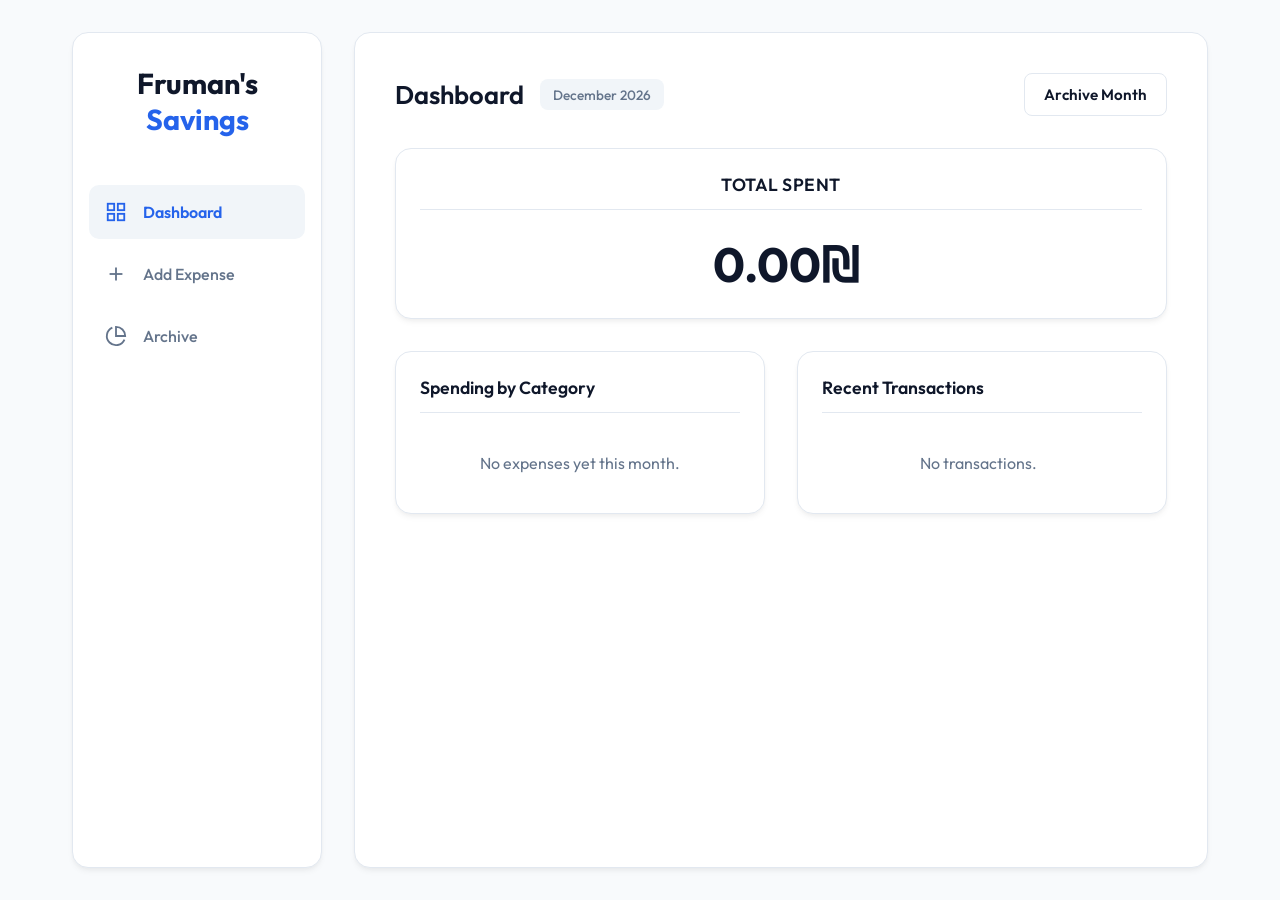
<file: expense-tracker/index.html>
<!DOCTYPE html>
<html lang="en">
<head>
    <meta charset="UTF-8">
    <meta name="viewport" content="width=device-width, initial-scale=1.0">
    <title>Fruman's Savings</title>
    <!-- Google Fonts -->
    <link href="https://fonts.googleapis.com/css2?family=Outfit:wght@300;400;600;700&display=swap" rel="stylesheet">
    <link rel="stylesheet" href="style.css">
</head>
<body>
    <div class="background-blobs">
        <!-- Professional theme removes background blobs -->
    </div>

    <div class="app-container">
        <!-- Navigation -->
        <nav class="glass-nav">
            <h1 class="logo">Fruman's <span>Savings</span></h1>
            <ul class="nav-links">
                <li><button class="nav-btn active" data-target="dashboard-view">
                    <svg viewBox="0 0 24 24" fill="none" stroke="currentColor" stroke-width="2"><rect x="3" y="3" width="7" height="7"></rect><rect x="14" y="3" width="7" height="7"></rect><rect x="14" y="14" width="7" height="7"></rect><rect x="3" y="14" width="7" height="7"></rect></svg>
                    <span>Dashboard</span>
                </button></li>
                <li><button class="nav-btn" data-target="add-view">
                    <svg viewBox="0 0 24 24" fill="none" stroke="currentColor" stroke-width="2"><line x1="12" y1="5" x2="12" y2="19"></line><line x1="5" y1="12" x2="19" y2="12"></line></svg>
                    <span>Add Expense</span>
                </button></li>
                <li><button class="nav-btn" data-target="yearly-view">
                    <svg viewBox="0 0 24 24" fill="none" stroke="currentColor" stroke-width="2"><path d="M21.21 15.89A10 10 0 1 1 8 2.83"></path><path d="M22 12A10 10 0 0 0 12 2v10z"></path></svg>
                    <span>Archive</span>
                </button></li>
            </ul>
        </nav>

        <!-- Main Content Area -->
        <main class="content-area">
            
            <!-- Dashboard View -->
            <section id="dashboard-view" class="view active glass-panel">
                <header class="view-header">
                    <h2>Dashboard <span id="current-month-display" class="badge">May 2026</span></h2>
                    <button id="archive-month-btn" class="btn btn-outline">Archive Month</button>
                </header>

                <div class="summary-cards">
                    <div class="card glass-card highlight-card">
                        <h3>Total Spent</h3>
                        <p id="total-spent" class="amount">₪0.00</p>
                    </div>
                </div>

                <div class="dashboard-grid">
                    <div class="glass-card categories-card">
                        <h3>Spending by Category</h3>
                        <div id="category-bars" class="category-bars-container">
                            <!-- Populated by JS -->
                        </div>
                    </div>

                    <div class="glass-card recent-card">
                        <h3>Recent Transactions</h3>
                        <ul id="recent-transactions" class="transaction-list">
                            <!-- Populated by JS -->
                        </ul>
                    </div>
                </div>
            </section>

            <!-- Add Expense View -->
            <section id="add-view" class="view glass-panel hidden">
                <header class="view-header">
                    <h2>Add Expense</h2>
                </header>
                <form id="expense-form" class="form-container">
                    <div class="form-group">
                        <label for="amount">Amount (₪)</label>
                        <input type="number" id="amount" step="0.01" min="0.01" placeholder="0.00" required>
                    </div>
                    
                    <div class="form-group">
                        <label for="category">Category</label>
                        <select id="category" required>
                            <!-- Populated by JS -->
                        </select>
                    </div>

                    <div class="form-group hidden" id="custom-category-group">
                        <label for="custom-category">New Category Name</label>
                        <input type="text" id="custom-category" placeholder="e.g. Subscriptions">
                    </div>

                    <div class="form-group">
                        <label for="note">Note (Optional)</label>
                        <input type="text" id="note" placeholder="What was this for?">
                    </div>

                    <button type="submit" class="btn btn-primary btn-large">Add Transaction</button>
                </form>
            </section>

            <!-- Yearly Overview View -->
            <section id="yearly-view" class="view glass-panel hidden">
                <header class="view-header">
                    <h2>Yearly Archives</h2>
                    <button id="wipe-archives-btn" class="btn btn-outline btn-danger">Wipe Archives</button>
                </header>
                <div id="archives-container" class="archives-list">
                    <!-- Populated by JS -->
                </div>
            </section>

        </main>
    </div>

    <!-- Notification Toast -->
    <div id="notification" class="toast hidden">
        <span id="notification-msg">Success!</span>
    </div>

    <script src="script.js"></script>
</body>
</html>
</file>
<file: expense-tracker/style.css>
:root {
    --bg-dark: #f8fafc;
    --text-primary: #0f172a;
    --text-secondary: #64748b;
    --primary-gradient: #2563eb;
    --primary-hover: #1d4ed8;
    --glass-bg: #ffffff;
    --glass-border: #e2e8f0;
    --glass-shadow: 0 4px 6px -1px rgba(0, 0, 0, 0.05), 0 2px 4px -1px rgba(0, 0, 0, 0.03);
    --success: #10b981;
    --danger: #ef4444;
    --danger-hover: #dc2626;
    --warning: #f59e0b;
    --input-bg: #f1f5f9;
}

* {
    margin: 0;
    padding: 0;
    box-sizing: border-box;
    font-family: 'Outfit', sans-serif;
}

body {
    background-color: var(--bg-dark);
    color: var(--text-primary);
    min-height: 100vh;
    overflow-x: hidden;
    position: relative;
}

/* Background Blobs for Glassmorphism effect - Removed for Professional Theme */
.background-blobs {
    display: none;
}

/* App Layout */
.app-container {
    display: flex;
    max-width: 1200px;
    margin: 0 auto;
    min-height: 100vh;
    padding: 2rem;
    gap: 2rem;
}

/* Professional Utilities */
.glass-panel, .glass-card, .glass-nav {
    background: var(--glass-bg);
    border: 1px solid var(--glass-border);
    box-shadow: var(--glass-shadow);
    border-radius: 16px;
}

/* Navigation */
.glass-nav {
    width: 250px;
    padding: 2rem 1rem;
    display: flex;
    flex-direction: column;
    height: calc(100vh - 4rem);
    position: sticky;
    top: 2rem;
}

.logo {
    font-size: 1.8rem;
    font-weight: 700;
    text-align: center;
    margin-bottom: 3rem;
    color: var(--text-primary);
}

.logo span {
    color: var(--primary-gradient);
}

.nav-links {
    list-style: none;
    display: flex;
    flex-direction: column;
    gap: 0.5rem;
}

.nav-btn {
    width: 100%;
    padding: 1rem;
    background: transparent;
    border: none;
    border-radius: 10px;
    color: var(--text-secondary);
    font-size: 1rem;
    font-weight: 500;
    cursor: pointer;
    display: flex;
    align-items: center;
    gap: 1rem;
    transition: all 0.2s ease;
}

.nav-btn svg {
    width: 22px;
    height: 22px;
}

.nav-btn:hover {
    color: var(--text-primary);
    background: var(--input-bg);
}

.nav-btn.active {
    color: var(--primary-gradient);
    background: var(--input-bg);
    font-weight: 600;
}

/* Main Content */
.content-area {
    flex: 1;
    position: relative;
}

.view {
    display: none;
    padding: 2.5rem;
    min-height: calc(100vh - 4rem);
}

.view.active {
    display: block;
}

@keyframes fadeIn {
    from { opacity: 0; transform: translateY(5px); }
    to { opacity: 1; transform: translateY(0); }
}

.hidden {
    display: none !important;
}

.view-header {
    display: flex;
    justify-content: space-between;
    align-items: center;
    margin-bottom: 2rem;
}

.view-header h2 {
    font-size: 1.6rem;
    font-weight: 600;
    display: flex;
    align-items: center;
    gap: 1rem;
}

.badge {
    font-size: 0.85rem;
    background: var(--input-bg);
    padding: 0.4rem 0.8rem;
    border-radius: 8px;
    color: var(--text-secondary);
    font-weight: 500;
}

/* Buttons */
.btn {
    padding: 0.7rem 1.2rem;
    border: none;
    border-radius: 8px;
    font-size: 0.95rem;
    font-weight: 600;
    cursor: pointer;
    transition: all 0.2s ease;
}

.btn-sm {
    padding: 0.5rem 0.8rem;
    font-size: 0.85rem;
}

.btn-outline {
    background: transparent;
    border: 1px solid var(--glass-border);
    color: var(--text-primary);
}

.btn-outline:hover {
    background: var(--input-bg);
    border-color: #cbd5e1;
}

.btn-primary {
    background: var(--primary-gradient);
    color: white;
}

.btn-primary:hover {
    background: var(--primary-hover);
}

.btn-danger {
    color: var(--danger);
    border-color: #fca5a5;
}

.btn-danger:hover {
    background: #fee2e2;
    color: var(--danger-hover);
    border-color: #fca5a5;
}

.btn-large {
    width: 100%;
    padding: 1rem;
    font-size: 1rem;
    margin-top: 1rem;
}

/* Dashboard Grid */
.summary-cards {
    margin-bottom: 2rem;
}

.highlight-card {
    padding: 2rem;
    text-align: center;
    background: #ffffff;
    border: 1px solid var(--glass-border);
}

.highlight-card h3 {
    color: var(--text-secondary);
    font-weight: 500;
    font-size: 1rem;
    margin-bottom: 0.5rem;
    text-transform: uppercase;
    letter-spacing: 0.5px;
}

.highlight-card .amount {
    font-size: 3rem;
    font-weight: 700;
    color: var(--text-primary);
    overflow-wrap: break-word;
    word-break: break-all;
}

.dashboard-grid {
    display: grid;
    grid-template-columns: 1fr 1fr;
    gap: 2rem;
}

.glass-card {
    padding: 1.5rem;
}

.glass-card h3 {
    margin-bottom: 1.5rem;
    font-size: 1.1rem;
    font-weight: 600;
    color: var(--text-primary);
    border-bottom: 1px solid var(--glass-border);
    padding-bottom: 0.8rem;
}

/* Category Bars */
.category-bars-container {
    display: flex;
    flex-direction: column;
    gap: 1.2rem;
}

.category-bar-item {
    display: flex;
    flex-direction: column;
    gap: 0.5rem;
}

.bar-header {
    display: flex;
    justify-content: space-between;
    font-size: 0.9rem;
    font-weight: 500;
    color: var(--text-primary);
}

.bar-track {
    width: 100%;
    height: 6px;
    background: var(--input-bg);
    border-radius: 4px;
    overflow: hidden;
}

.bar-fill {
    height: 100%;
    background: var(--primary-gradient);
    border-radius: 4px;
    transition: width 0.5s ease-out;
}

/* Transaction List */
.transaction-list {
    list-style: none;
    display: flex;
    flex-direction: column;
    gap: 0.8rem;
    max-height: 400px;
    overflow-y: auto;
    padding-right: 0.5rem;
}

/* Custom Scrollbar */
.transaction-list::-webkit-scrollbar {
    width: 6px;
}
.transaction-list::-webkit-scrollbar-track {
    background: var(--input-bg);
    border-radius: 3px;
}
.transaction-list::-webkit-scrollbar-thumb {
    background: #cbd5e1;
    border-radius: 3px;
}

.transaction-item {
    display: flex;
    justify-content: space-between;
    align-items: center;
    padding: 1rem;
    background: #ffffff;
    border-radius: 10px;
    border: 1px solid var(--glass-border);
    transition: all 0.2s ease;
}

.transaction-item:hover {
    border-color: #cbd5e1;
    box-shadow: 0 2px 4px rgba(0,0,0,0.02);
}

.tx-info {
    display: flex;
    flex-direction: column;
    gap: 0.2rem;
}

.tx-category {
    font-weight: 600;
    font-size: 0.95rem;
}

.tx-note {
    font-size: 0.8rem;
    color: var(--text-secondary);
}

.tx-amount {
    font-weight: 700;
    color: var(--text-primary);
}

/* Form Styles */
.form-container {
    max-width: 600px;
    display: flex;
    flex-direction: column;
    gap: 1.5rem;
}

.form-group {
    display: flex;
    flex-direction: column;
    gap: 0.5rem;
}

.form-group label {
    color: var(--text-primary);
    font-weight: 500;
    font-size: 0.9rem;
}

input, select {
    width: 100%;
    padding: 0.8rem 1rem;
    background: #ffffff;
    border: 1px solid #cbd5e1;
    border-radius: 8px;
    color: var(--text-primary);
    font-size: 1rem;
    outline: none;
    transition: border-color 0.2s ease, box-shadow 0.2s ease;
}

input:focus, select:focus {
    border-color: var(--primary-gradient);
    box-shadow: 0 0 0 3px rgba(37, 99, 235, 0.1);
}

input::placeholder {
    color: #94a3b8;
}

/* Archives List */
.archives-list {
    display: flex;
    flex-direction: column;
    gap: 1rem;
}

.archive-month-card {
    background: #ffffff;
    border: 1px solid var(--glass-border);
    border-radius: 12px;
    padding: 1.5rem;
}

.archive-header {
    display: flex;
    justify-content: space-between;
    align-items: center;
    margin-bottom: 0;
    cursor: pointer;
}

.archive-header h3 {
    font-size: 1.2rem;
    font-weight: 600;
}

.archive-total {
    font-size: 1.4rem;
    font-weight: 700;
    color: var(--text-primary);
}

.archive-details {
    display: none;
    padding-top: 1.5rem;
    margin-top: 1rem;
    border-top: 1px solid var(--glass-border);
}

.archive-details.open {
    display: block;
    animation: fadeIn 0.3s ease;
}

.archive-details h4 {
    color: var(--text-secondary);
    font-size: 0.9rem;
    text-transform: uppercase;
    letter-spacing: 0.5px;
    margin-bottom: 1rem;
}

/* Toast */
.toast {
    position: fixed;
    bottom: 2rem;
    right: 2rem;
    background: var(--text-primary);
    color: white;
    padding: 1rem 2rem;
    border-radius: 8px;
    box-shadow: 0 10px 15px -3px rgba(0, 0, 0, 0.1);
    z-index: 1000;
    font-weight: 500;
    transition: opacity 0.3s ease, transform 0.3s ease;
}

.toast.hidden {
    opacity: 0;
    pointer-events: none;
    transform: translateY(20px);
}

/* Responsive */
@media (max-width: 900px) {
    .dashboard-grid {
        grid-template-columns: 1fr;
    }
}

@media (max-width: 768px) {
    .app-container {
        flex-direction: column;
        padding: 0;
        gap: 0;
    }

    .glass-nav {
        width: 100%;
        height: auto;
        padding: 0.8rem;
        position: fixed;
        bottom: 0;
        top: auto;
        left: 0;
        right: 0;
        z-index: 1000;
        border-radius: 16px 16px 0 0;
        border-top: 1px solid var(--glass-border);
        border-bottom: none;
        box-shadow: 0 -4px 10px rgba(0, 0, 0, 0.05);
    }

    .logo {
        display: none;
    }

    .nav-links {
        flex-direction: row;
        justify-content: space-around;
        margin: 0;
    }

    .nav-btn {
        flex-direction: column;
        gap: 0.3rem;
        padding: 0.6rem;
        font-size: 0.75rem;
        border-radius: 8px;
    }

    .nav-btn svg {
        width: 20px;
        height: 20px;
    }

    .content-area {
        margin-bottom: 5rem; /* Space for nav */
    }

    .view {
        padding: 1rem;
        border-radius: 0;
        border: none;
        box-shadow: none;
        background: transparent;
        min-height: auto;
        opacity: 1 !important;
        display: none;
    }

    .view.active {
        display: block !important;
    }
    
    .view-header h2 {
        font-size: 1.4rem;
        flex-wrap: wrap;
    }

    .highlight-card .amount {
        font-size: 2.2rem;
    }
    
    .view-header {
        flex-direction: column;
        align-items: flex-start;
        gap: 0.8rem;
    }
}
</file>
